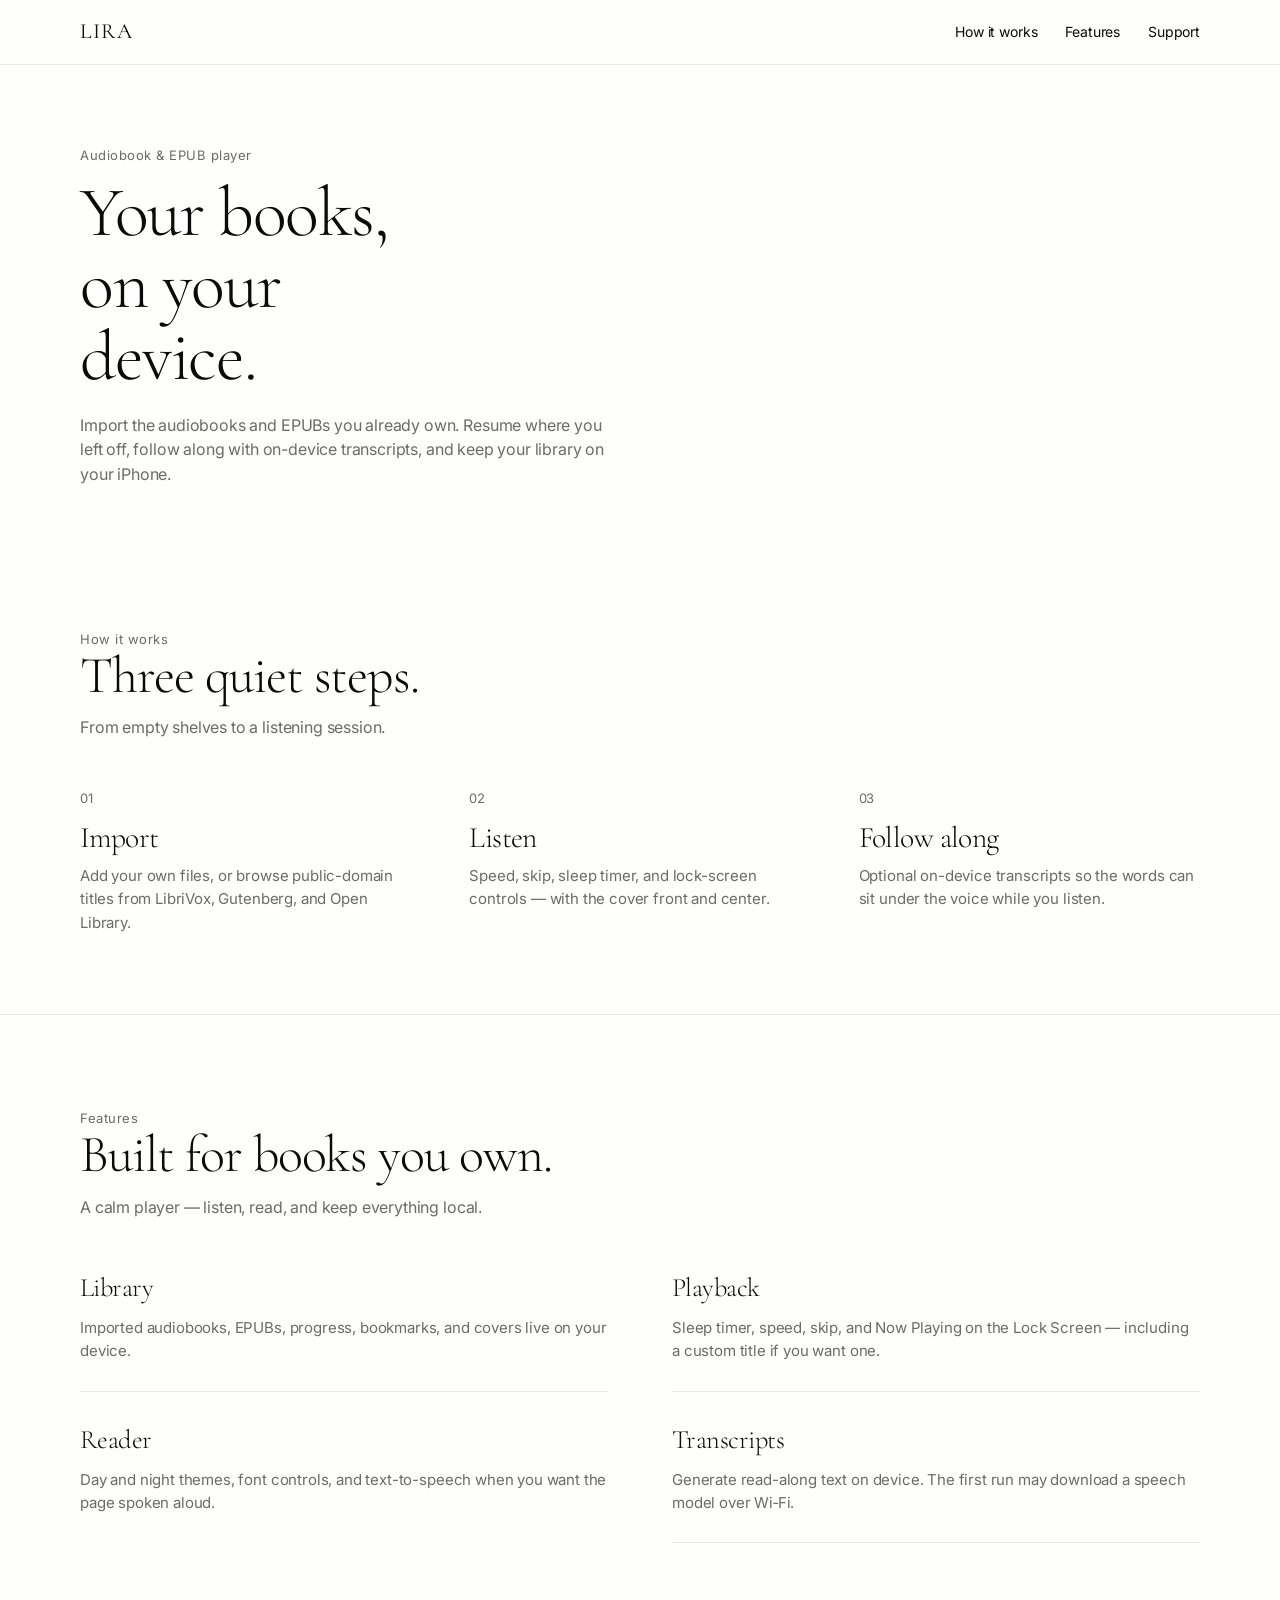
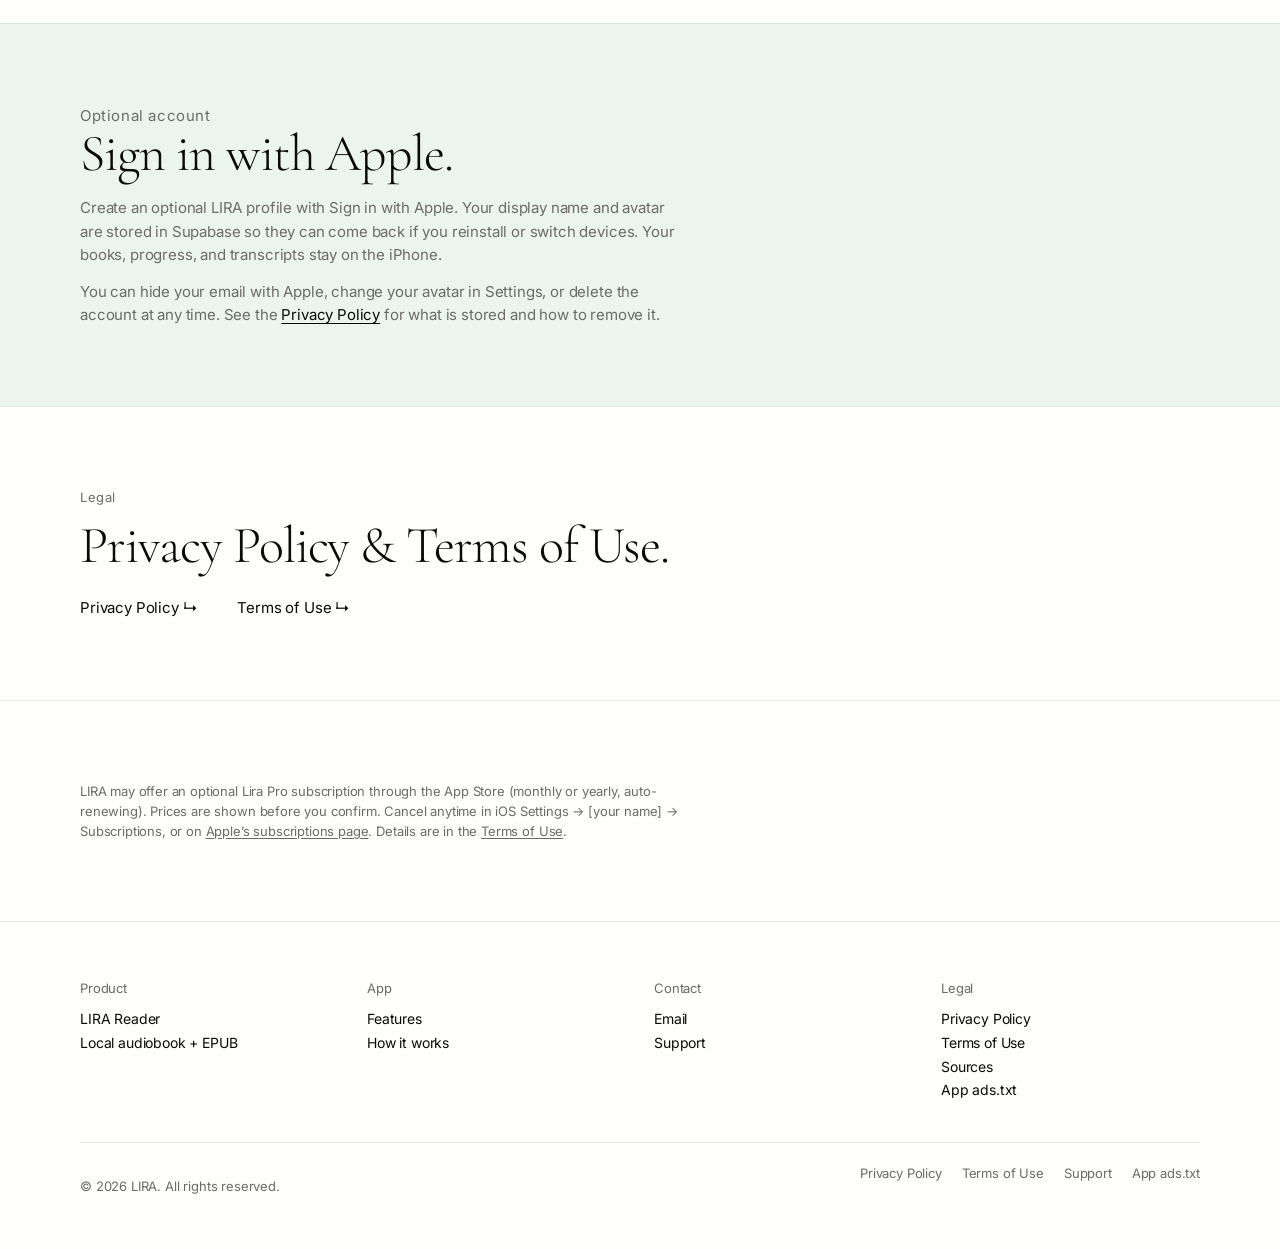
<file: index.html>
<!DOCTYPE html>
<html lang="en">
<head>
  <meta charset="UTF-8">
  <meta name="viewport" content="width=device-width, initial-scale=1">
  <title>LIRA — Audiobook &amp; EPUB Player</title>
  <meta name="description" content="LIRA is a calm audiobook and ebook player for books you already own. Import MP3, M4B, and EPUB files. Listen offline with sleep timer, bookmarks, and on-device transcripts.">
  <link rel="canonical" href="https://zeffou.github.io/lira-web/">
  <meta name="theme-color" content="#fefefc">
  <link rel="preconnect" href="https://fonts.googleapis.com">
  <link rel="preconnect" href="https://fonts.gstatic.com" crossorigin>
  <link href="https://fonts.googleapis.com/css2?family=Cormorant+Garamond:ital,wght@0,300;0,400;1,300&family=Inter:wght@400;500&display=swap" rel="stylesheet">
  <link rel="stylesheet" href="css/site.css">
</head>
<body>
  <a class="skip-link" href="#main">Skip to content</a>

  <header class="site-header">
    <div class="shell site-header__inner">
      <a class="logo" href="index.html">LIRA</a>
      <nav class="site-nav" aria-label="Primary">
        <a href="#how">How it works</a>
        <a href="#features">Features</a>
        <a href="support.html">Support</a>
      </nav>
      <button class="nav-toggle" type="button" aria-expanded="false" aria-controls="mobile-nav" aria-label="Open menu">
        <span></span><span></span><span></span>
      </button>
    </div>
    <nav class="mobile-nav" id="mobile-nav" aria-label="Mobile">
      <a href="#how">How it works</a>
      <a href="#features">Features</a>
      <a href="support.html">Support</a>
    </nav>
  </header>

  <main id="main">
    <section class="hero">
      <div class="shell">
        <p class="eyebrow">Audiobook &amp; EPUB player</p>
        <h1>Your books, on your device.</h1>
        <p class="lede">Import the audiobooks and EPUBs you already own. Resume where you left off, follow along with on-device transcripts, and keep your library on your iPhone.</p>
      </div>
    </section>

    <section class="section" id="how">
      <div class="shell">
        <div class="section__head">
          <p class="eyebrow">How it works</p>
          <h2>Three quiet steps.</h2>
          <p>From empty shelves to a listening session.</p>
        </div>
        <div class="steps">
          <article>
            <span>01</span>
            <h3>Import</h3>
            <p>Add your own files, or browse public-domain titles from LibriVox, Gutenberg, and Open Library.</p>
          </article>
          <article>
            <span>02</span>
            <h3>Listen</h3>
            <p>Speed, skip, sleep timer, and lock-screen controls — with the cover front and center.</p>
          </article>
          <article>
            <span>03</span>
            <h3>Follow along</h3>
            <p>Optional on-device transcripts so the words can sit under the voice while you listen.</p>
          </article>
        </div>
      </div>
    </section>

    <section class="section" id="features">
      <div class="shell">
        <div class="section__head">
          <p class="eyebrow">Features</p>
          <h2>Built for books you own.</h2>
          <p>A calm player — listen, read, and keep everything local.</p>
        </div>
        <div class="feature-list">
          <article>
            <h3>Library</h3>
            <p>Imported audiobooks, EPUBs, progress, bookmarks, and covers live on your device.</p>
          </article>
          <article>
            <h3>Playback</h3>
            <p>Sleep timer, speed, skip, and Now Playing on the Lock Screen — including a custom title if you want one.</p>
          </article>
          <article>
            <h3>Reader</h3>
            <p>Day and night themes, font controls, and text-to-speech when you want the page spoken aloud.</p>
          </article>
          <article>
            <h3>Transcripts</h3>
            <p>Generate read-along text on device. The first run may download a speech model over Wi‑Fi.</p>
          </article>
        </div>
      </div>
    </section>

    <section class="section section--sage" id="account">
      <div class="shell">
        <div class="account-copy">
          <p class="eyebrow">Optional account</p>
          <h2>Sign in with Apple.</h2>
          <p>Create an optional LIRA profile with Sign in with Apple. Your display name and avatar are stored in Supabase so they can come back if you reinstall or switch devices. Your books, progress, and transcripts stay on the iPhone.</p>
          <p>You can hide your email with Apple, change your avatar in Settings, or delete the account at any time. See the <a href="privacy.html">Privacy Policy</a> for what is stored and how to remove it.</p>
        </div>
      </div>
    </section>

    <section class="section">
      <div class="shell">
        <p class="eyebrow">Legal</p>
        <h2 class="display" style="font-size:clamp(2.25rem,5vw,3.25rem);margin-bottom:1.5rem">Privacy Policy &amp; Terms of Use.</h2>
        <div class="legal-links">
          <a href="privacy.html">Privacy Policy</a>
          <a href="terms.html">Terms of Use</a>
        </div>
      </div>
    </section>

    <section class="section" id="pro">
      <div class="shell">
        <p class="note">LIRA may offer an optional Lira Pro subscription through the App Store (monthly or yearly, auto-renewing). Prices are shown before you confirm. Cancel anytime in iOS Settings → [your name] → Subscriptions, or on <a href="https://apps.apple.com/account/subscriptions">Apple’s subscriptions page</a>. Details are in the <a href="terms.html">Terms of Use</a>.</p>
      </div>
    </section>
  </main>

  <footer class="site-footer">
    <div class="shell">
      <div class="colophon-grid">
        <div>
          <h3>Product</h3>
          <p>LIRA Reader<br>Local audiobook + EPUB</p>
        </div>
        <div>
          <h3>App</h3>
          <p><a href="#features">Features</a><br><a href="#how">How it works</a></p>
        </div>
        <div>
          <h3>Contact</h3>
          <p><a href="mailto:tumba.miller@gmail.com">Email</a><br><a href="support.html">Support</a></p>
        </div>
        <div>
          <h3>Legal</h3>
          <p><a href="privacy.html">Privacy Policy</a><br><a href="terms.html">Terms of Use</a><br><a href="sources.html">Sources</a><br><a href="app-ads.txt">App ads.txt</a></p>
        </div>
      </div>
      <div class="site-footer__bottom">
        <p>© <span id="y"></span> LIRA. All rights reserved.</p>
        <div class="footer-links">
          <a href="privacy.html">Privacy Policy</a>
          <a href="terms.html">Terms of Use</a>
          <a href="support.html">Support</a>
          <a href="app-ads.txt">App ads.txt</a>
        </div>
      </div>
    </div>
  </footer>
  <script src="js/site.js"></script>
</body>
</html>
</file>
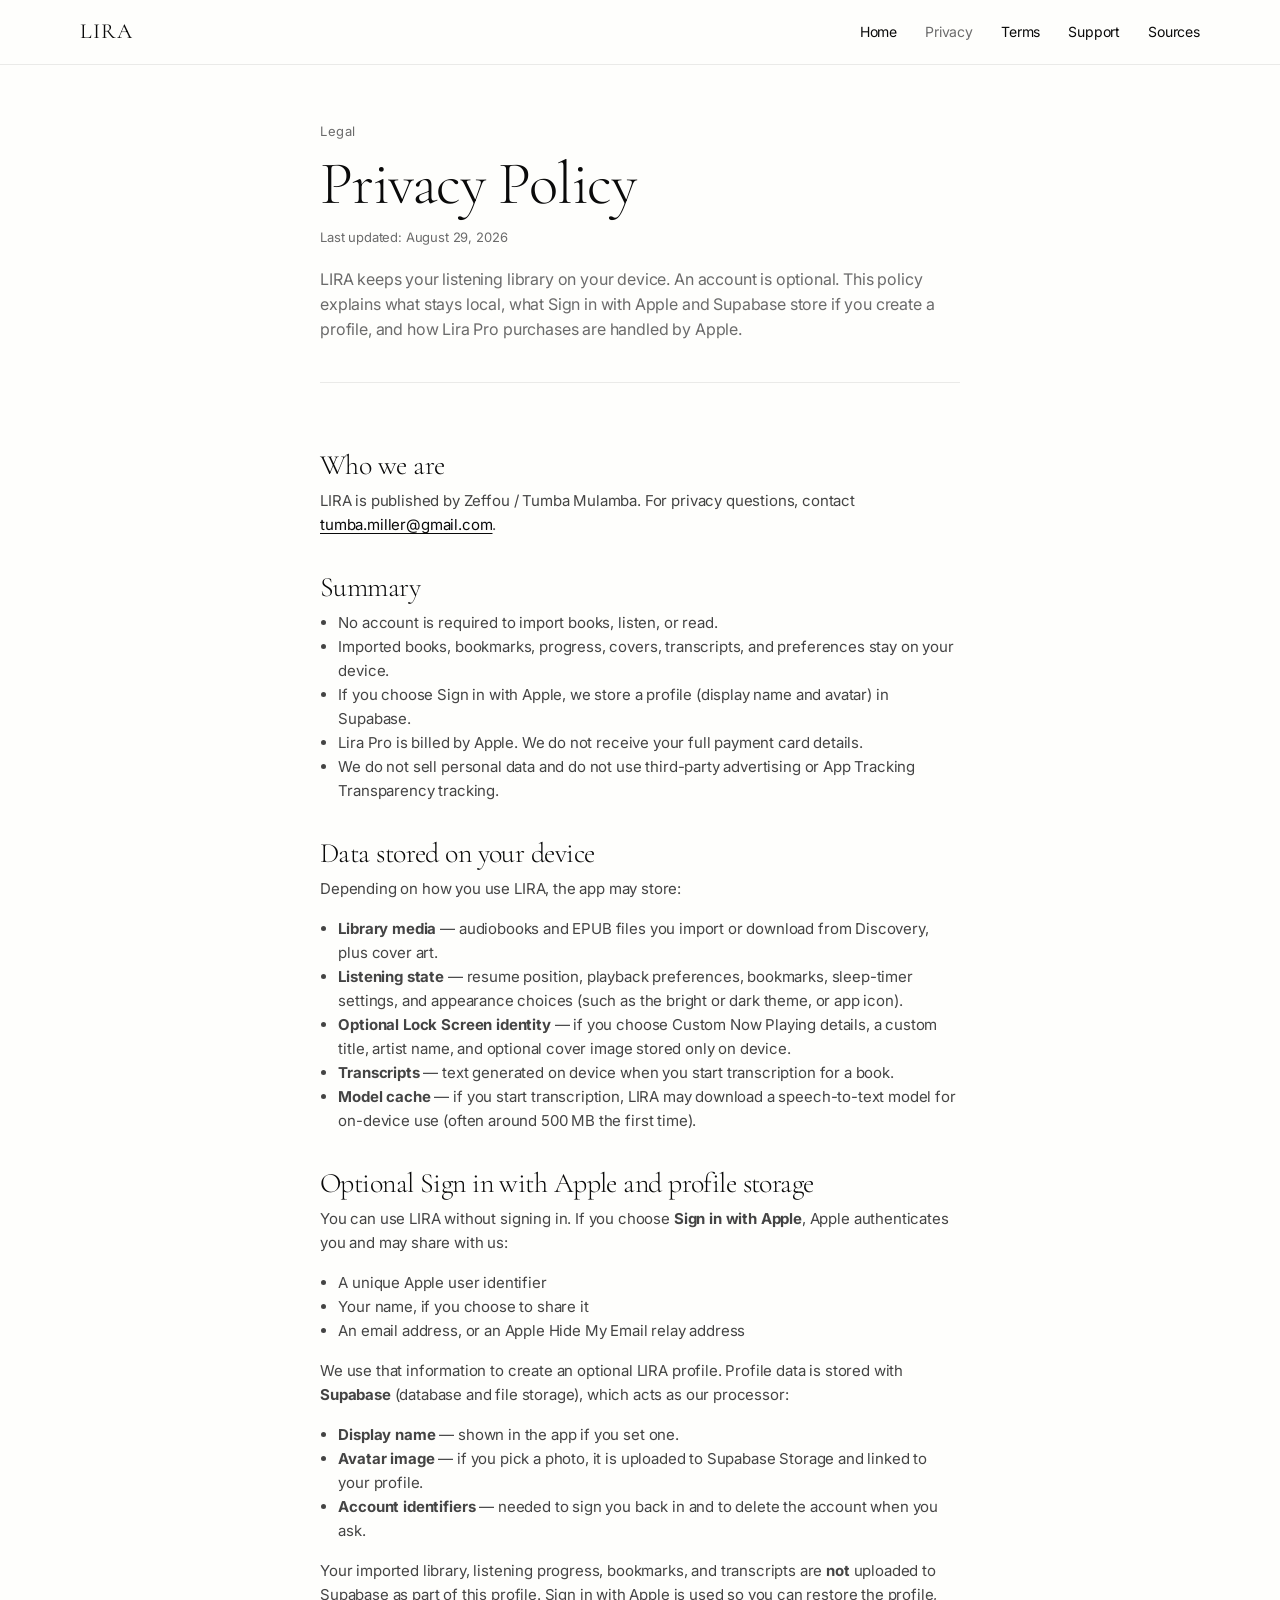
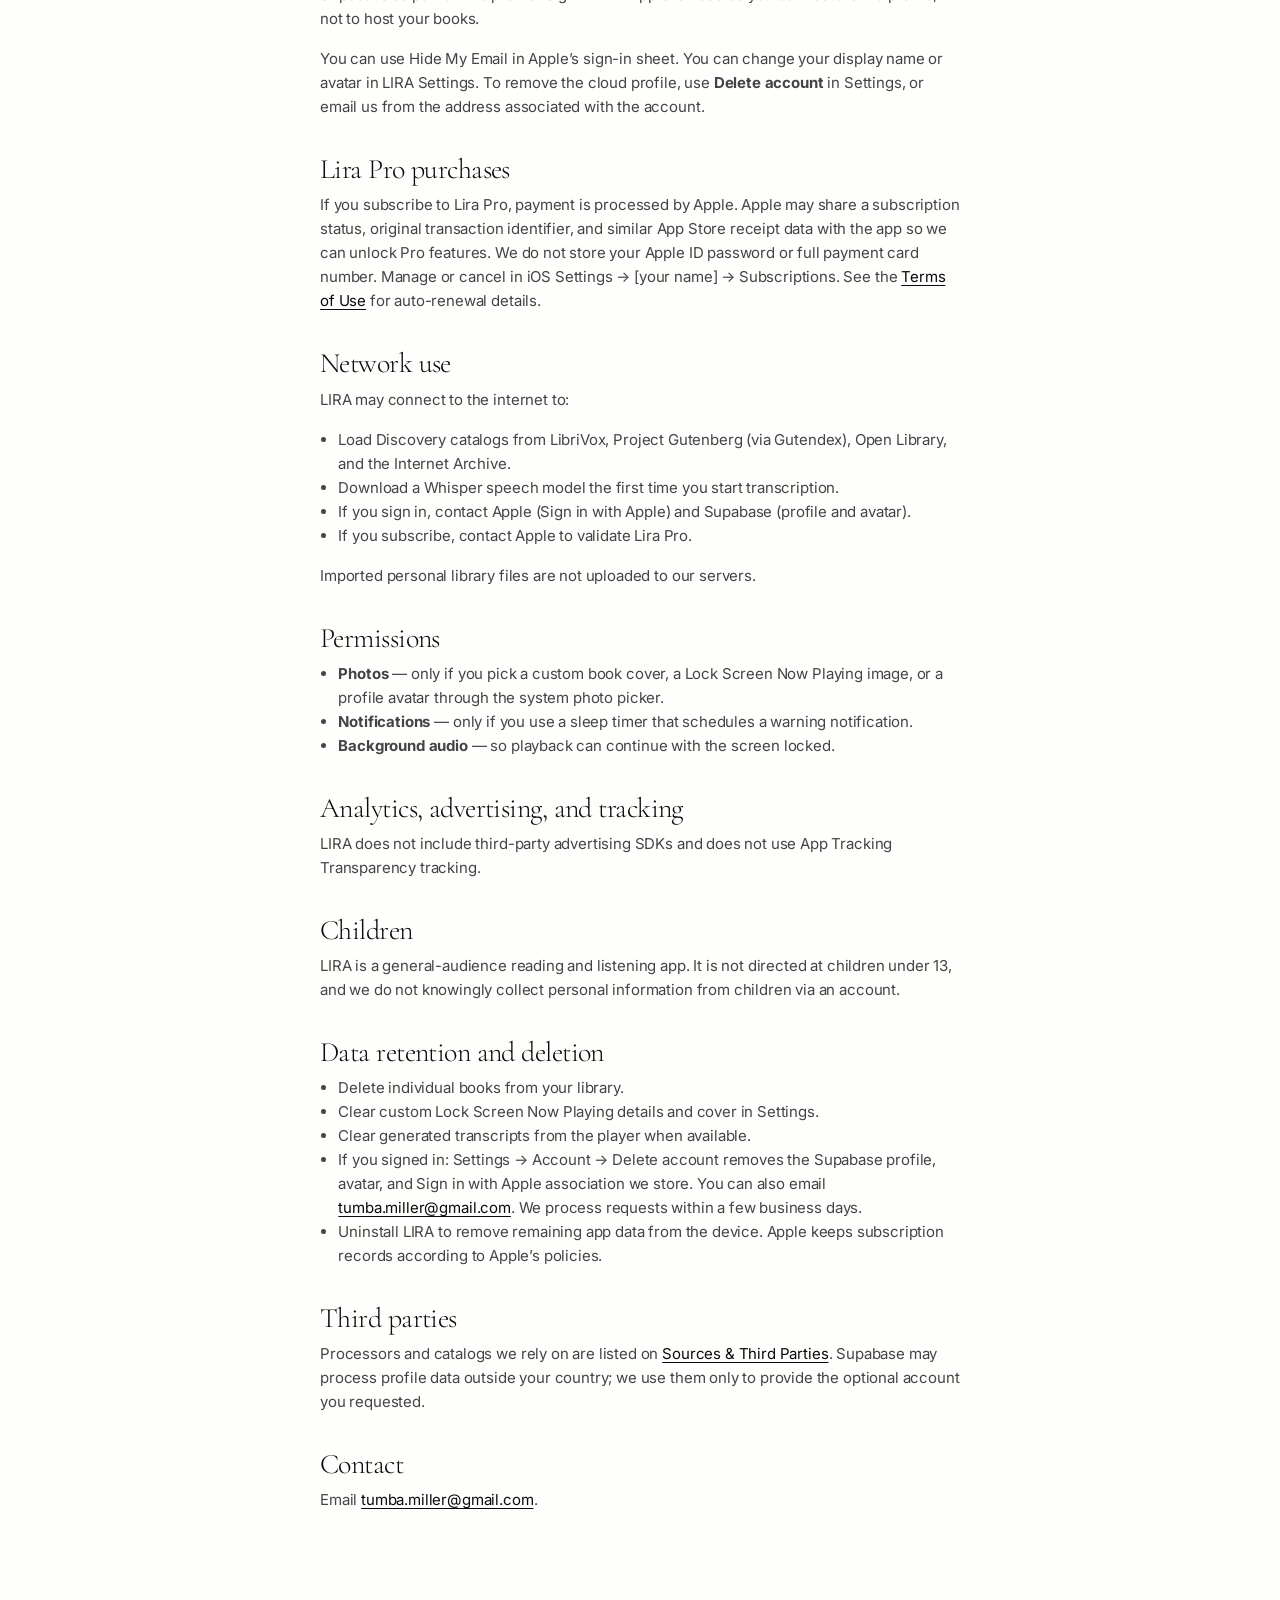
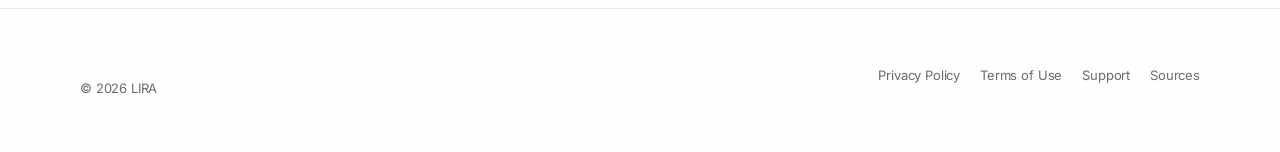
<file: privacy.html>
<!DOCTYPE html>
<html lang="en">
<head>
  <meta charset="UTF-8">
  <meta name="viewport" content="width=device-width, initial-scale=1">
  <title>Privacy Policy | LIRA</title>
  <meta name="description" content="Privacy Policy for LIRA, including on-device library data, optional Sign in with Apple, profile and avatar storage in Supabase, and Lira Pro.">
  <link rel="canonical" href="https://zeffou.github.io/lira-web/privacy.html">
  <meta name="theme-color" content="#fefefc">
  <link rel="preconnect" href="https://fonts.googleapis.com">
  <link rel="preconnect" href="https://fonts.gstatic.com" crossorigin>
  <link href="https://fonts.googleapis.com/css2?family=Cormorant+Garamond:ital,wght@0,300;0,400;1,300&family=Inter:wght@400;500&display=swap" rel="stylesheet">
  <link rel="stylesheet" href="css/site.css">
</head>
<body>
  <a class="skip-link" href="#main">Skip to content</a>
  <header class="site-header">
    <div class="shell site-header__inner">
      <a class="logo" href="index.html">LIRA</a>
      <nav class="site-nav" aria-label="Primary">
        <a href="index.html">Home</a>
        <a href="privacy.html" aria-current="page">Privacy</a>
        <a href="terms.html">Terms</a>
        <a href="support.html">Support</a>
        <a href="sources.html">Sources</a>
      </nav>
      <button class="nav-toggle" type="button" aria-expanded="false" aria-controls="mobile-nav" aria-label="Open menu">
        <span></span><span></span><span></span>
      </button>
    </div>
    <nav class="mobile-nav" id="mobile-nav" aria-label="Mobile">
      <a href="index.html">Home</a>
      <a href="privacy.html" aria-current="page">Privacy Policy</a>
      <a href="terms.html">Terms of Use</a>
      <a href="support.html">Support</a>
      <a href="sources.html">Sources</a>
    </nav>
  </header>

  <main id="main" class="shell page">
    <p class="eyebrow">Legal</p>
    <h1 class="page-title">Privacy Policy</h1>
    <p class="meta">Last updated: August 29, 2026</p>
    <p class="page-lead">LIRA keeps your listening library on your device. An account is optional. This policy explains what stays local, what Sign in with Apple and Supabase store if you create a profile, and how Lira Pro purchases are handled by Apple.</p>

    <article class="prose">
      <h2>Who we are</h2>
      <p>LIRA is published by Zeffou / Tumba Mulamba. For privacy questions, contact <a href="mailto:tumba.miller@gmail.com">tumba.miller@gmail.com</a>.</p>

      <h2>Summary</h2>
      <ul>
        <li>No account is required to import books, listen, or read.</li>
        <li>Imported books, bookmarks, progress, covers, transcripts, and preferences stay on your device.</li>
        <li>If you choose Sign in with Apple, we store a profile (display name and avatar) in Supabase.</li>
        <li>Lira Pro is billed by Apple. We do not receive your full payment card details.</li>
        <li>We do not sell personal data and do not use third-party advertising or App Tracking Transparency tracking.</li>
      </ul>

      <h2>Data stored on your device</h2>
      <p>Depending on how you use LIRA, the app may store:</p>
      <ul>
        <li><strong>Library media</strong> — audiobooks and EPUB files you import or download from Discovery, plus cover art.</li>
        <li><strong>Listening state</strong> — resume position, playback preferences, bookmarks, sleep-timer settings, and appearance choices (such as the bright or dark theme, or app icon).</li>
        <li><strong>Optional Lock Screen identity</strong> — if you choose Custom Now Playing details, a custom title, artist name, and optional cover image stored only on device.</li>
        <li><strong>Transcripts</strong> — text generated on device when you start transcription for a book.</li>
        <li><strong>Model cache</strong> — if you start transcription, LIRA may download a speech-to-text model for on-device use (often around 500&nbsp;MB the first time).</li>
      </ul>

      <h2>Optional Sign in with Apple and profile storage</h2>
      <p>You can use LIRA without signing in. If you choose <strong>Sign in with Apple</strong>, Apple authenticates you and may share with us:</p>
      <ul>
        <li>A unique Apple user identifier</li>
        <li>Your name, if you choose to share it</li>
        <li>An email address, or an Apple Hide My Email relay address</li>
      </ul>
      <p>We use that information to create an optional LIRA profile. Profile data is stored with <strong>Supabase</strong> (database and file storage), which acts as our processor:</p>
      <ul>
        <li><strong>Display name</strong> — shown in the app if you set one.</li>
        <li><strong>Avatar image</strong> — if you pick a photo, it is uploaded to Supabase Storage and linked to your profile.</li>
        <li><strong>Account identifiers</strong> — needed to sign you back in and to delete the account when you ask.</li>
      </ul>
      <p>Your imported library, listening progress, bookmarks, and transcripts are <strong>not</strong> uploaded to Supabase as part of this profile. Sign in with Apple is used so you can restore the profile, not to host your books.</p>
      <p>You can use Hide My Email in Apple’s sign-in sheet. You can change your display name or avatar in LIRA Settings. To remove the cloud profile, use <strong>Delete account</strong> in Settings, or email us from the address associated with the account.</p>

      <h2>Lira Pro purchases</h2>
      <p>If you subscribe to Lira Pro, payment is processed by Apple. Apple may share a subscription status, original transaction identifier, and similar App Store receipt data with the app so we can unlock Pro features. We do not store your Apple ID password or full payment card number. Manage or cancel in iOS Settings → [your name] → Subscriptions. See the <a href="terms.html">Terms of Use</a> for auto-renewal details.</p>

      <h2>Network use</h2>
      <p>LIRA may connect to the internet to:</p>
      <ul>
        <li>Load Discovery catalogs from LibriVox, Project Gutenberg (via Gutendex), Open Library, and the Internet Archive.</li>
        <li>Download a Whisper speech model the first time you start transcription.</li>
        <li>If you sign in, contact Apple (Sign in with Apple) and Supabase (profile and avatar).</li>
        <li>If you subscribe, contact Apple to validate Lira Pro.</li>
      </ul>
      <p>Imported personal library files are not uploaded to our servers.</p>

      <h2>Permissions</h2>
      <ul>
        <li><strong>Photos</strong> — only if you pick a custom book cover, a Lock Screen Now Playing image, or a profile avatar through the system photo picker.</li>
        <li><strong>Notifications</strong> — only if you use a sleep timer that schedules a warning notification.</li>
        <li><strong>Background audio</strong> — so playback can continue with the screen locked.</li>
      </ul>

      <h2>Analytics, advertising, and tracking</h2>
      <p>LIRA does not include third-party advertising SDKs and does not use App Tracking Transparency tracking.</p>

      <h2>Children</h2>
      <p>LIRA is a general-audience reading and listening app. It is not directed at children under 13, and we do not knowingly collect personal information from children via an account.</p>

      <h2>Data retention and deletion</h2>
      <ul>
        <li>Delete individual books from your library.</li>
        <li>Clear custom Lock Screen Now Playing details and cover in Settings.</li>
        <li>Clear generated transcripts from the player when available.</li>
        <li>If you signed in: Settings → Account → Delete account removes the Supabase profile, avatar, and Sign in with Apple association we store. You can also email <a href="mailto:tumba.miller@gmail.com">tumba.miller@gmail.com</a>. We process requests within a few business days.</li>
        <li>Uninstall LIRA to remove remaining app data from the device. Apple keeps subscription records according to Apple’s policies.</li>
      </ul>

      <h2>Third parties</h2>
      <p>Processors and catalogs we rely on are listed on <a href="sources.html">Sources &amp; Third Parties</a>. Supabase may process profile data outside your country; we use them only to provide the optional account you requested.</p>

      <h2>Contact</h2>
      <p>Email <a href="mailto:tumba.miller@gmail.com">tumba.miller@gmail.com</a>.</p>
    </article>
  </main>

  <footer class="site-footer">
    <div class="shell site-footer__bottom" style="border-top:0;padding-top:0">
      <p>© <span id="y"></span> LIRA</p>
      <div class="footer-links">
        <a href="privacy.html">Privacy Policy</a>
        <a href="terms.html">Terms of Use</a>
        <a href="support.html">Support</a>
        <a href="sources.html">Sources</a>
      </div>
    </div>
  </footer>
  <script src="js/site.js"></script>
</body>
</html>
</file>
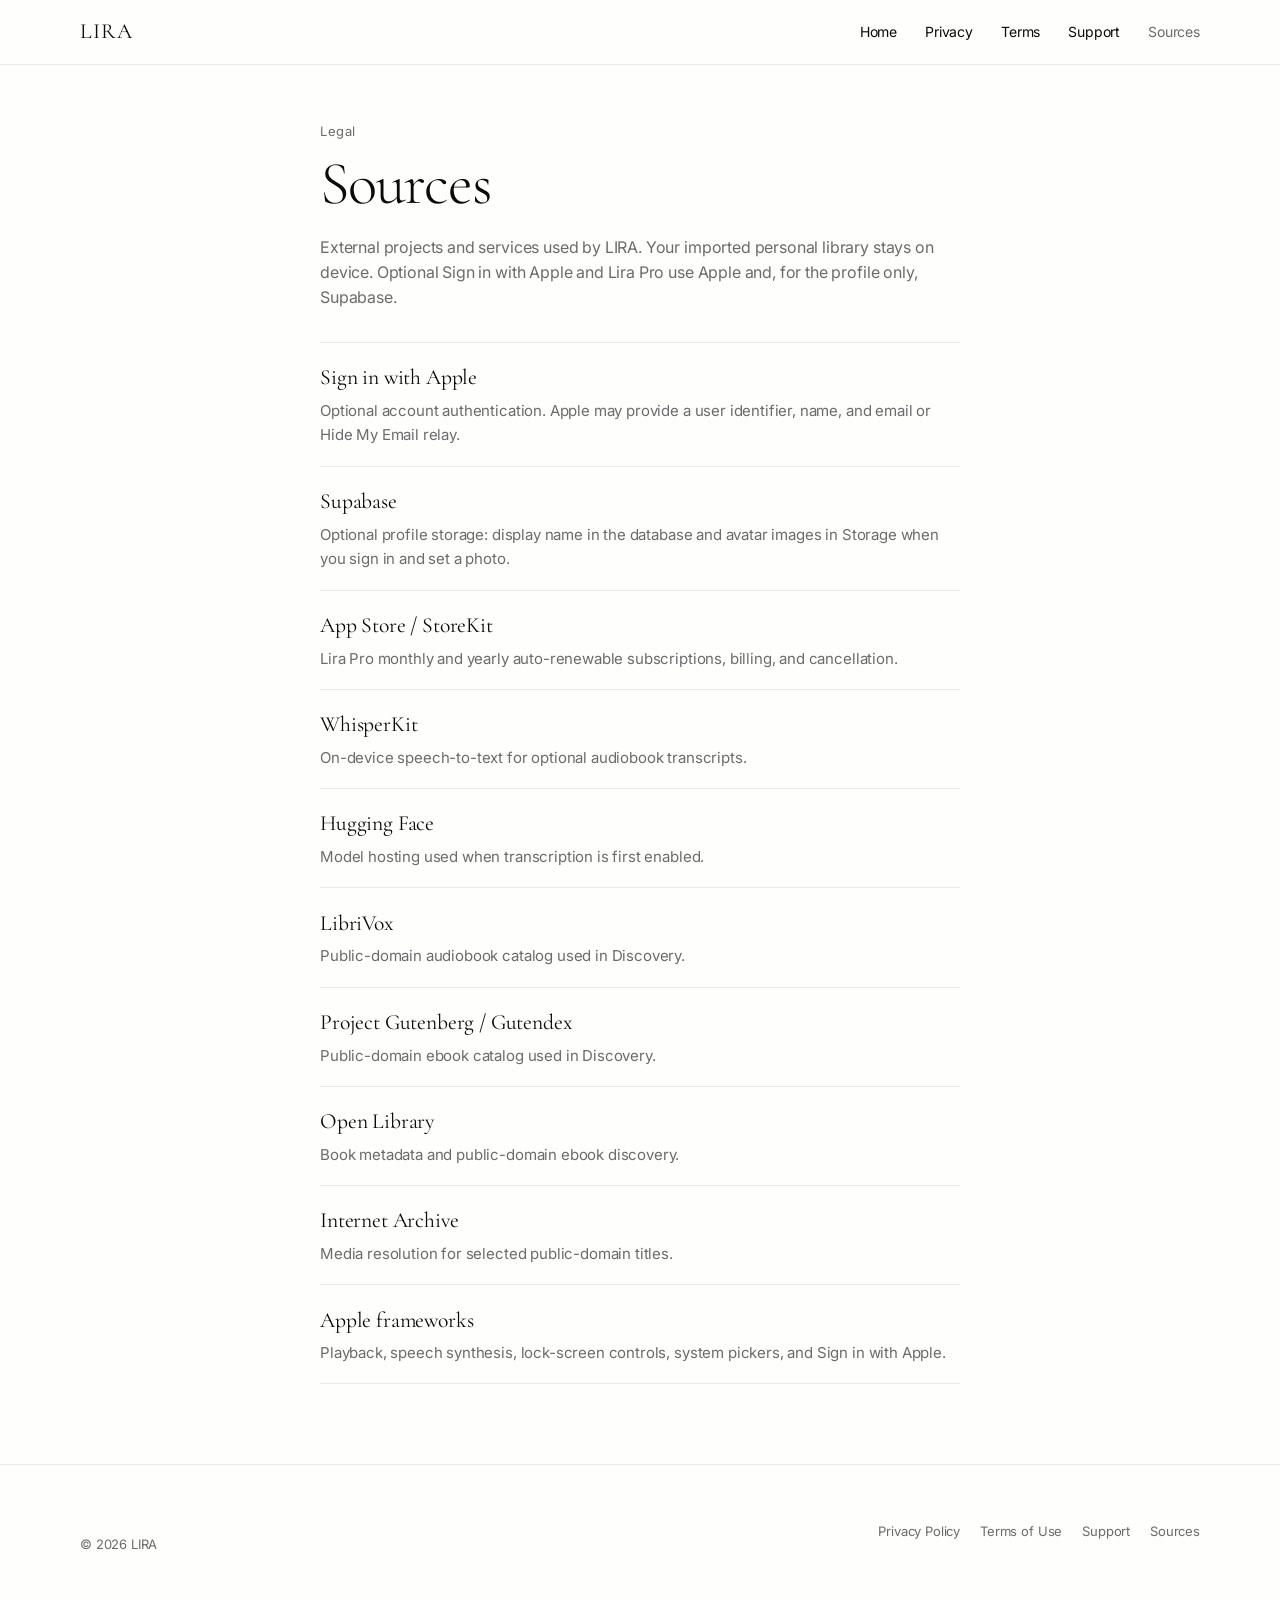
<file: sources.html>
<!DOCTYPE html>
<html lang="en">
<head>
  <meta charset="UTF-8">
  <meta name="viewport" content="width=device-width, initial-scale=1">
  <title>Sources &amp; Third Parties | LIRA</title>
  <meta name="description" content="Third-party services used by LIRA, including Apple, Supabase, WhisperKit, and public-domain catalogs.">
  <link rel="canonical" href="https://zeffou.github.io/lira-web/sources.html">
  <meta name="theme-color" content="#fefefc">
  <link rel="preconnect" href="https://fonts.googleapis.com">
  <link rel="preconnect" href="https://fonts.gstatic.com" crossorigin>
  <link href="https://fonts.googleapis.com/css2?family=Cormorant+Garamond:ital,wght@0,300;0,400;1,300&family=Inter:wght@400;500&display=swap" rel="stylesheet">
  <link rel="stylesheet" href="css/site.css">
</head>
<body>
  <a class="skip-link" href="#main">Skip to content</a>
  <header class="site-header">
    <div class="shell site-header__inner">
      <a class="logo" href="index.html">LIRA</a>
      <nav class="site-nav" aria-label="Primary">
        <a href="index.html">Home</a>
        <a href="privacy.html">Privacy</a>
        <a href="terms.html">Terms</a>
        <a href="support.html">Support</a>
        <a href="sources.html" aria-current="page">Sources</a>
      </nav>
      <button class="nav-toggle" type="button" aria-expanded="false" aria-controls="mobile-nav" aria-label="Open menu">
        <span></span><span></span><span></span>
      </button>
    </div>
    <nav class="mobile-nav" id="mobile-nav" aria-label="Mobile">
      <a href="index.html">Home</a>
      <a href="privacy.html">Privacy Policy</a>
      <a href="terms.html">Terms of Use</a>
      <a href="support.html">Support</a>
      <a href="sources.html" aria-current="page">Sources</a>
    </nav>
  </header>

  <main id="main" class="shell page">
    <p class="eyebrow">Legal</p>
    <h1 class="page-title">Sources</h1>
    <p class="page-lead">External projects and services used by LIRA. Your imported personal library stays on device. Optional Sign in with Apple and Lira Pro use Apple and, for the profile only, Supabase.</p>
    <ul class="source-list">
        <li>
          <strong>Sign in with Apple</strong>
          <span>Optional account authentication. Apple may provide a user identifier, name, and email or Hide My Email relay.</span>
        </li>
        <li>
          <strong>Supabase</strong>
          <span>Optional profile storage: display name in the database and avatar images in Storage when you sign in and set a photo.</span>
        </li>
        <li>
          <strong>App Store / StoreKit</strong>
          <span>Lira Pro monthly and yearly auto-renewable subscriptions, billing, and cancellation.</span>
        </li>
        <li>
          <strong>WhisperKit</strong>
          <span>On-device speech-to-text for optional audiobook transcripts.</span>
        </li>
        <li>
          <strong>Hugging Face</strong>
          <span>Model hosting used when transcription is first enabled.</span>
        </li>
        <li>
          <strong>LibriVox</strong>
          <span>Public-domain audiobook catalog used in Discovery.</span>
        </li>
        <li>
          <strong>Project Gutenberg / Gutendex</strong>
          <span>Public-domain ebook catalog used in Discovery.</span>
        </li>
        <li>
          <strong>Open Library</strong>
          <span>Book metadata and public-domain ebook discovery.</span>
        </li>
        <li>
          <strong>Internet Archive</strong>
          <span>Media resolution for selected public-domain titles.</span>
        </li>
        <li>
          <strong>Apple frameworks</strong>
          <span>Playback, speech synthesis, lock-screen controls, system pickers, and Sign in with Apple.</span>
        </li>
      </ul>
  </main>

  <footer class="site-footer">
    <div class="shell site-footer__bottom" style="border-top:0;padding-top:0">
      <p>© <span id="y"></span> LIRA</p>
      <div class="footer-links">
        <a href="privacy.html">Privacy Policy</a>
        <a href="terms.html">Terms of Use</a>
        <a href="support.html">Support</a>
        <a href="sources.html">Sources</a>
      </div>
    </div>
  </footer>
  <script src="js/site.js"></script>
</body>
</html>
</file>
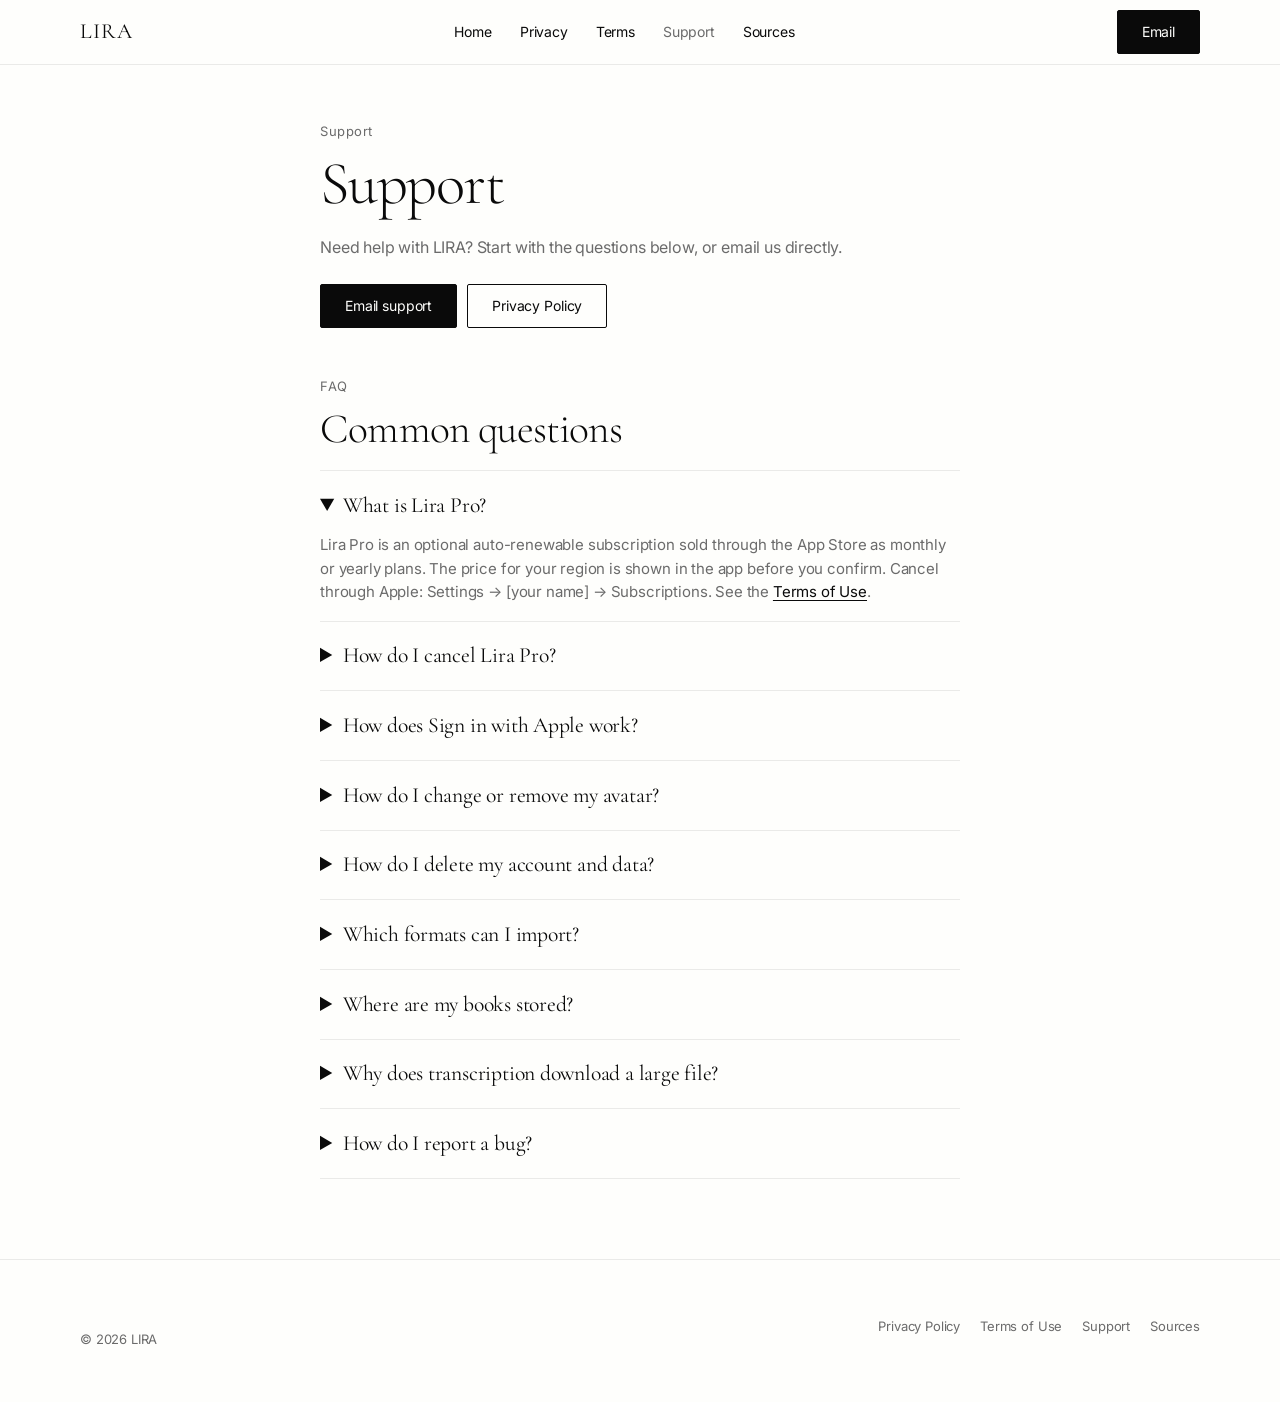
<file: support.html>
<!DOCTYPE html>
<html lang="en">
<head>
  <meta charset="UTF-8">
  <meta name="viewport" content="width=device-width, initial-scale=1">
  <title>Support | LIRA</title>
  <meta name="description" content="Get help with LIRA: Lira Pro subscriptions, canceling through Apple, Sign in with Apple, deleting your account, import, and transcripts.">
  <link rel="canonical" href="https://zeffou.github.io/lira-web/support.html">
  <meta name="theme-color" content="#fefefc">
  <link rel="preconnect" href="https://fonts.googleapis.com">
  <link rel="preconnect" href="https://fonts.gstatic.com" crossorigin>
  <link href="https://fonts.googleapis.com/css2?family=Cormorant+Garamond:ital,wght@0,300;0,400;1,300&family=Inter:wght@400;500&display=swap" rel="stylesheet">
  <link rel="stylesheet" href="css/site.css">
</head>
<body>
  <a class="skip-link" href="#main">Skip to content</a>
  <header class="site-header">
    <div class="shell site-header__inner">
      <a class="logo" href="index.html">LIRA</a>
      <nav class="site-nav" aria-label="Primary">
        <a href="index.html">Home</a>
        <a href="privacy.html">Privacy</a>
        <a href="terms.html">Terms</a>
        <a href="support.html" aria-current="page">Support</a>
        <a href="sources.html">Sources</a>
      </nav>
      <a class="btn header-cta" href="mailto:tumba.miller@gmail.com">Email</a>
      <button class="nav-toggle" type="button" aria-expanded="false" aria-controls="mobile-nav" aria-label="Open menu">
        <span></span><span></span><span></span>
      </button>
    </div>
    <nav class="mobile-nav" id="mobile-nav" aria-label="Mobile">
      <a href="index.html">Home</a>
      <a href="privacy.html">Privacy Policy</a>
      <a href="terms.html">Terms of Use</a>
      <a href="support.html" aria-current="page">Support</a>
      <a href="sources.html">Sources</a>
    </nav>
  </header>

  <main id="main" class="shell page">
    <p class="eyebrow">Support</p>
    <h1 class="page-title">Support</h1>
    <p class="page-lead">Need help with LIRA? Start with the questions below, or email us directly.</p>
    <div class="actions" style="margin-top:1.5rem">
      <a class="btn" href="mailto:tumba.miller@gmail.com">Email support</a>
      <a class="btn btn--ghost" href="privacy.html">Privacy Policy</a>
    </div>

    <section class="faq" style="margin-top:3rem" aria-label="FAQ">
      <p class="eyebrow">FAQ</p>
      <h2 class="page-title" style="font-size:clamp(2rem,4vw,2.6rem);margin-bottom:1.25rem">Common questions</h2>
      <details open>
        <summary>What is Lira Pro?</summary>
        <p>Lira Pro is an optional auto-renewable subscription sold through the App Store as monthly or yearly plans. The price for your region is shown in the app before you confirm. Cancel through Apple: Settings → [your name] → Subscriptions. See the <a href="terms.html">Terms of Use</a>.</p>
      </details>
      <details>
        <summary>How do I cancel Lira Pro?</summary>
        <p>Cancel through Apple: Settings → [your name] → Subscriptions → LIRA. You can also use <a href="https://apps.apple.com/account/subscriptions">Apple’s subscriptions page</a>. Canceling stops the next renewal; you keep Pro until the current period ends. Uninstalling the app does not cancel the subscription.</p>
      </details>
      <details>
        <summary>How does Sign in with Apple work?</summary>
        <p>It is optional. Apple signs you in; LIRA stores a display name and avatar in Supabase so the profile can return after a reinstall. Your books stay on the device. You can hide your email with Apple.</p>
      </details>
      <details>
        <summary>How do I change or remove my avatar?</summary>
        <p>Open Settings in LIRA and edit your profile photo, or remove it. Avatars are stored in Supabase Storage only if you signed in and chose one.</p>
      </details>
      <details>
        <summary>How do I delete my account and data?</summary>
        <p>Delete books from your library, clear custom Lock Screen details if you set any, and clear transcripts when available. If you signed in, use Settings → Account → Delete account to remove the Supabase profile and avatar. You can also email tumba.miller@gmail.com. Uninstall LIRA to remove remaining on-device app data. Cancel Lira Pro separately through Apple if you subscribed.</p>
      </details>
      <details>
        <summary>Which formats can I import?</summary>
        <p>Audiobooks: MP3, M4A, M4B, AAC, WAV, CAF. Ebooks: EPUB. MOBI/AZW/PDF are not supported yet.</p>
      </details>
      <details>
        <summary>Where are my books stored?</summary>
        <p>On your iPhone, inside LIRA’s local library. Sign in with Apple does not upload your books.</p>
      </details>
      <details>
        <summary>Why does transcription download a large file?</summary>
        <p>Optional read-along transcription uses an on-device speech model. The first run may download about 500 MB over Wi‑Fi.</p>
      </details>
      <details>
        <summary>How do I report a bug?</summary>
        <p>Email tumba.miller@gmail.com with your iPhone model, iOS version, and a short description.</p>
      </details>
    </section>
  </main>

  <footer class="site-footer">
    <div class="shell site-footer__bottom" style="border-top:0;padding-top:0">
      <p>© <span id="y"></span> LIRA</p>
      <div class="footer-links">
        <a href="privacy.html">Privacy Policy</a>
        <a href="terms.html">Terms of Use</a>
        <a href="support.html">Support</a>
        <a href="sources.html">Sources</a>
      </div>
    </div>
  </footer>
  <script src="js/site.js"></script>
</body>
</html>
</file>
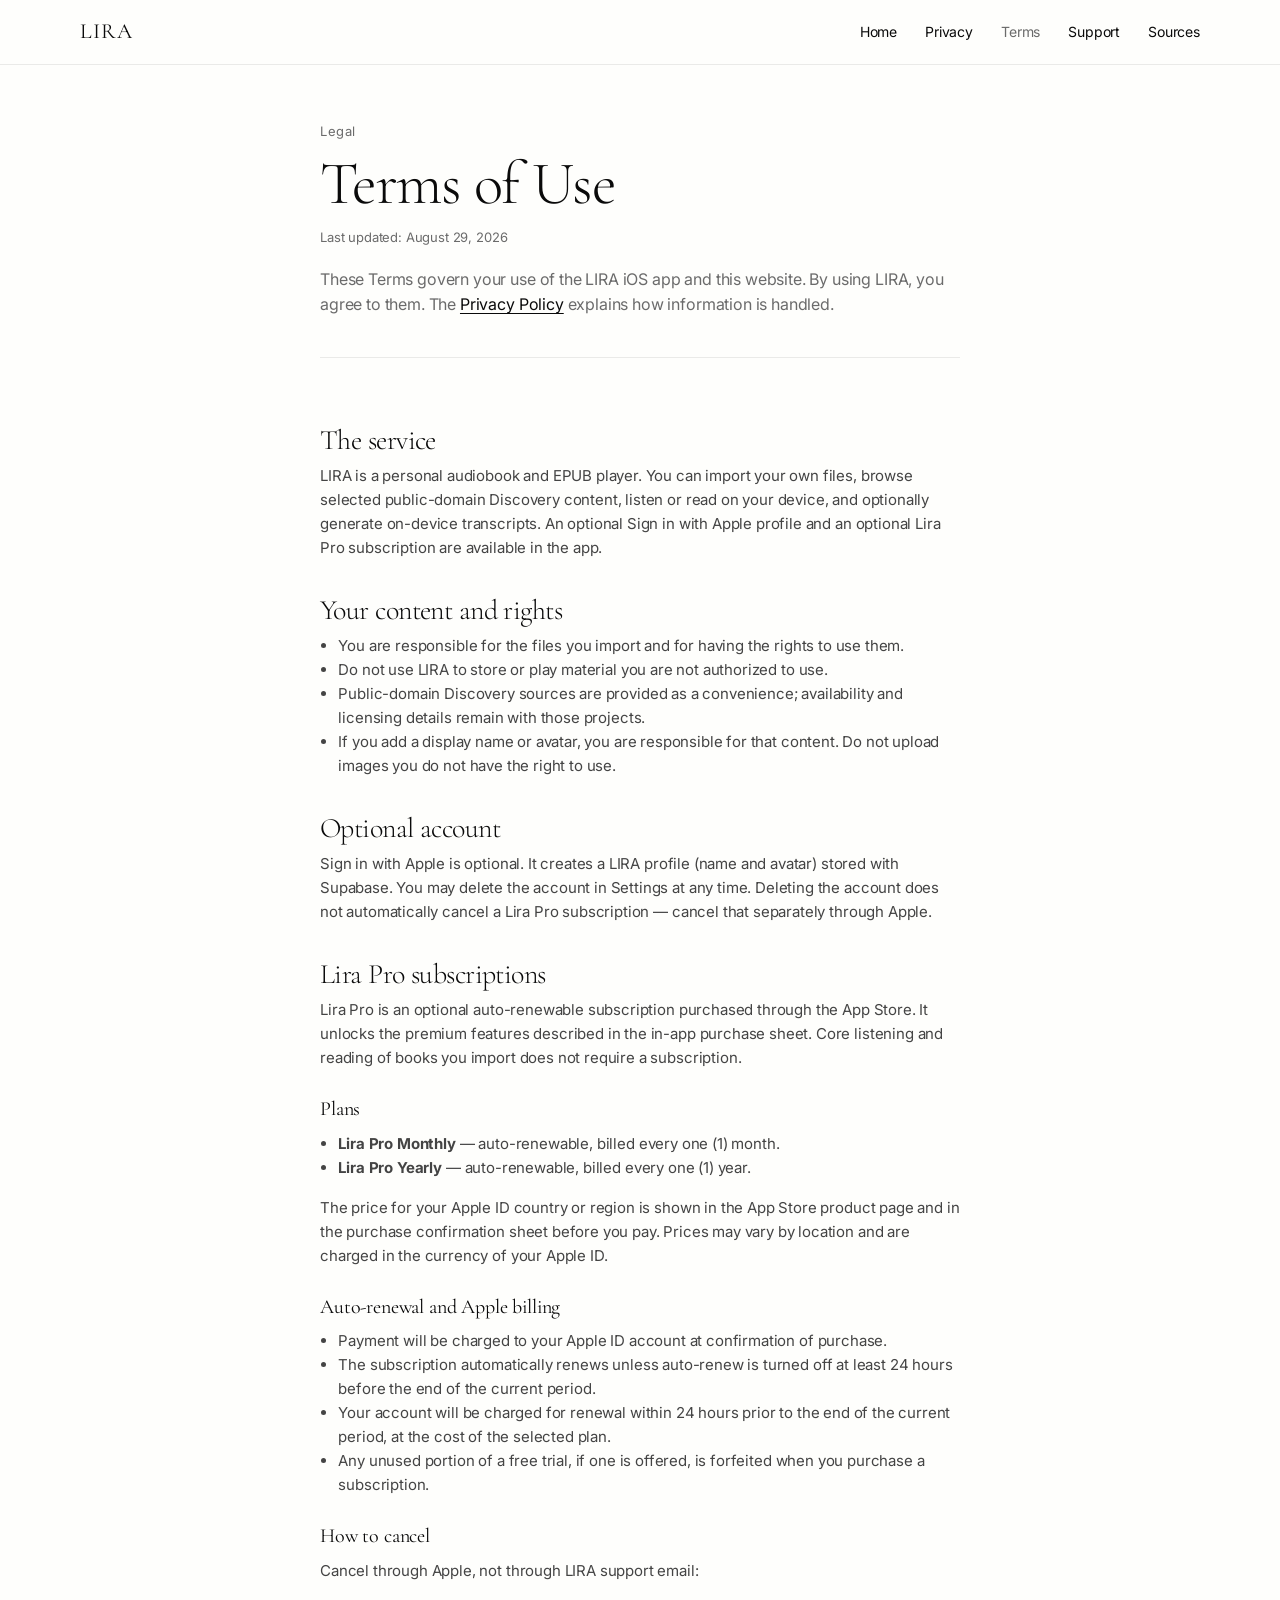
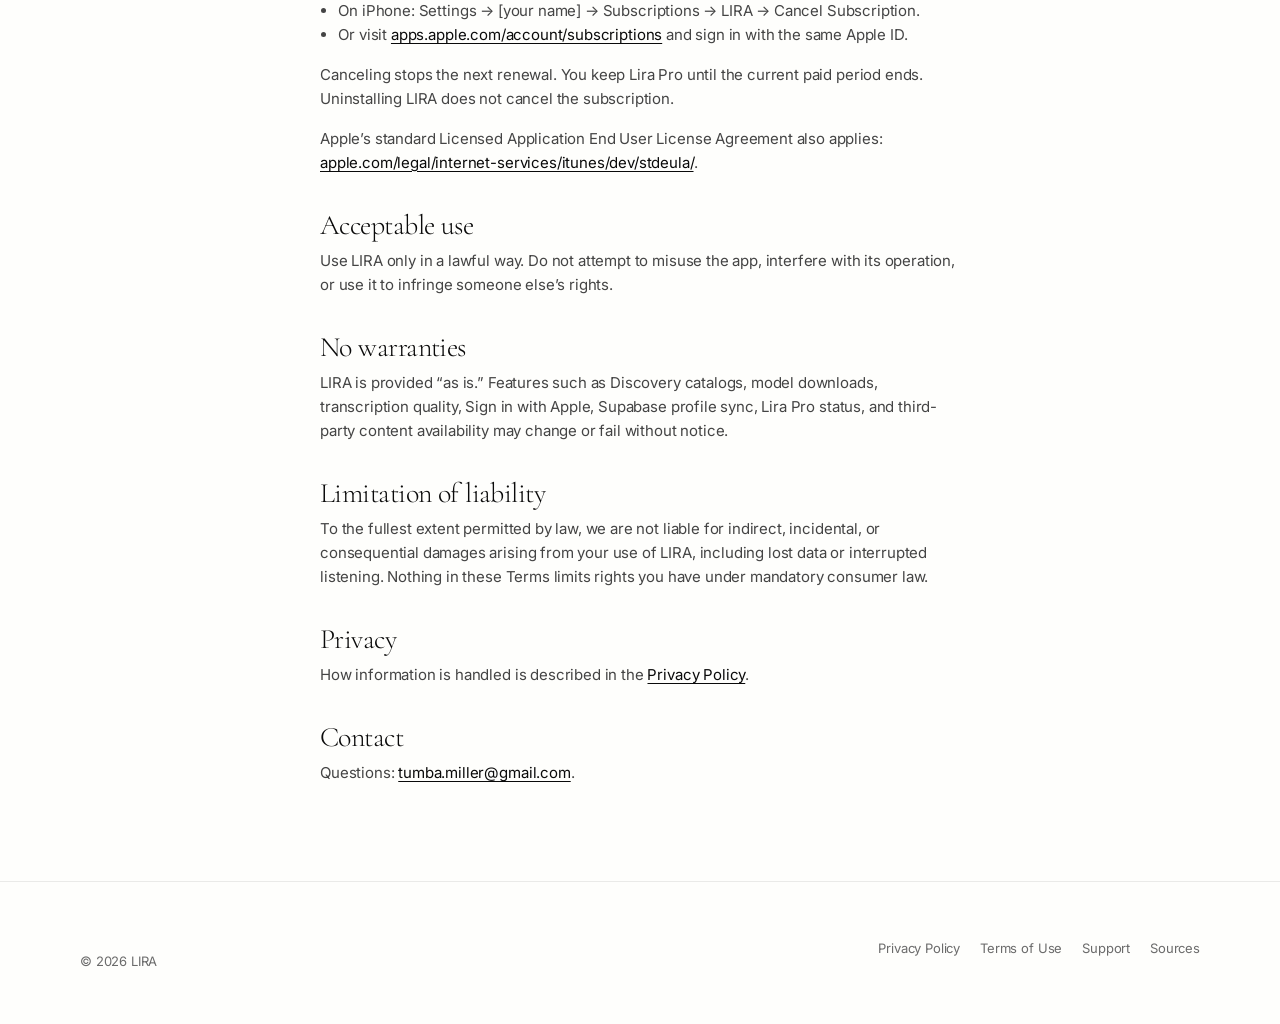
<file: terms.html>
<!DOCTYPE html>
<html lang="en">
<head>
  <meta charset="UTF-8">
  <meta name="viewport" content="width=device-width, initial-scale=1">
  <title>Terms of Use | LIRA</title>
  <meta name="description" content="Terms of Use for LIRA, including Lira Pro monthly and yearly auto-renewable subscriptions and how to cancel through Apple.">
  <link rel="canonical" href="https://zeffou.github.io/lira-web/terms.html">
  <meta name="theme-color" content="#fefefc">
  <link rel="preconnect" href="https://fonts.googleapis.com">
  <link rel="preconnect" href="https://fonts.gstatic.com" crossorigin>
  <link href="https://fonts.googleapis.com/css2?family=Cormorant+Garamond:ital,wght@0,300;0,400;1,300&family=Inter:wght@400;500&display=swap" rel="stylesheet">
  <link rel="stylesheet" href="css/site.css">
</head>
<body>
  <a class="skip-link" href="#main">Skip to content</a>
  <header class="site-header">
    <div class="shell site-header__inner">
      <a class="logo" href="index.html">LIRA</a>
      <nav class="site-nav" aria-label="Primary">
        <a href="index.html">Home</a>
        <a href="privacy.html">Privacy</a>
        <a href="terms.html" aria-current="page">Terms</a>
        <a href="support.html">Support</a>
        <a href="sources.html">Sources</a>
      </nav>
      <button class="nav-toggle" type="button" aria-expanded="false" aria-controls="mobile-nav" aria-label="Open menu">
        <span></span><span></span><span></span>
      </button>
    </div>
    <nav class="mobile-nav" id="mobile-nav" aria-label="Mobile">
      <a href="index.html">Home</a>
      <a href="privacy.html">Privacy Policy</a>
      <a href="terms.html" aria-current="page">Terms of Use</a>
      <a href="support.html">Support</a>
      <a href="sources.html">Sources</a>
    </nav>
  </header>

  <main id="main" class="shell page">
    <p class="eyebrow">Legal</p>
    <h1 class="page-title">Terms of Use</h1>
    <p class="meta">Last updated: August 29, 2026</p>
    <p class="page-lead">These Terms govern your use of the LIRA iOS app and this website. By using LIRA, you agree to them. The <a href="privacy.html">Privacy Policy</a> explains how information is handled.</p>

    <article class="prose">
      <h2>The service</h2>
      <p>LIRA is a personal audiobook and EPUB player. You can import your own files, browse selected public-domain Discovery content, listen or read on your device, and optionally generate on-device transcripts. An optional Sign in with Apple profile and an optional Lira Pro subscription are available in the app.</p>

      <h2>Your content and rights</h2>
      <ul>
        <li>You are responsible for the files you import and for having the rights to use them.</li>
        <li>Do not use LIRA to store or play material you are not authorized to use.</li>
        <li>Public-domain Discovery sources are provided as a convenience; availability and licensing details remain with those projects.</li>
        <li>If you add a display name or avatar, you are responsible for that content. Do not upload images you do not have the right to use.</li>
      </ul>

      <h2>Optional account</h2>
      <p>Sign in with Apple is optional. It creates a LIRA profile (name and avatar) stored with Supabase. You may delete the account in Settings at any time. Deleting the account does not automatically cancel a Lira Pro subscription — cancel that separately through Apple.</p>

      <h2>Lira Pro subscriptions</h2>
      <p>Lira Pro is an optional auto-renewable subscription purchased through the App Store. It unlocks the premium features described in the in-app purchase sheet. Core listening and reading of books you import does not require a subscription.</p>
      <h3>Plans</h3>
      <ul>
        <li><strong>Lira Pro Monthly</strong> — auto-renewable, billed every one (1) month.</li>
        <li><strong>Lira Pro Yearly</strong> — auto-renewable, billed every one (1) year.</li>
      </ul>
      <p>The price for your Apple ID country or region is shown in the App Store product page and in the purchase confirmation sheet before you pay. Prices may vary by location and are charged in the currency of your Apple ID.</p>
      <h3>Auto-renewal and Apple billing</h3>
      <ul>
        <li>Payment will be charged to your Apple ID account at confirmation of purchase.</li>
        <li>The subscription automatically renews unless auto-renew is turned off at least 24 hours before the end of the current period.</li>
        <li>Your account will be charged for renewal within 24 hours prior to the end of the current period, at the cost of the selected plan.</li>
        <li>Any unused portion of a free trial, if one is offered, is forfeited when you purchase a subscription.</li>
      </ul>
      <h3>How to cancel</h3>
      <p>Cancel through Apple, not through LIRA support email:</p>
      <ul>
        <li>On iPhone: Settings → [your name] → Subscriptions → LIRA → Cancel Subscription.</li>
        <li>Or visit <a href="https://apps.apple.com/account/subscriptions">apps.apple.com/account/subscriptions</a> and sign in with the same Apple ID.</li>
      </ul>
      <p>Canceling stops the next renewal. You keep Lira Pro until the current paid period ends. Uninstalling LIRA does not cancel the subscription.</p>
      <p>Apple’s standard Licensed Application End User License Agreement also applies: <a href="https://www.apple.com/legal/internet-services/itunes/dev/stdeula/">apple.com/legal/internet-services/itunes/dev/stdeula/</a>.</p>

      <h2>Acceptable use</h2>
      <p>Use LIRA only in a lawful way. Do not attempt to misuse the app, interfere with its operation, or use it to infringe someone else’s rights.</p>

      <h2>No warranties</h2>
      <p>LIRA is provided “as is.” Features such as Discovery catalogs, model downloads, transcription quality, Sign in with Apple, Supabase profile sync, Lira Pro status, and third-party content availability may change or fail without notice.</p>

      <h2>Limitation of liability</h2>
      <p>To the fullest extent permitted by law, we are not liable for indirect, incidental, or consequential damages arising from your use of LIRA, including lost data or interrupted listening. Nothing in these Terms limits rights you have under mandatory consumer law.</p>

      <h2>Privacy</h2>
      <p>How information is handled is described in the <a href="privacy.html">Privacy Policy</a>.</p>

      <h2>Contact</h2>
      <p>Questions: <a href="mailto:tumba.miller@gmail.com">tumba.miller@gmail.com</a>.</p>
    </article>
  </main>

  <footer class="site-footer">
    <div class="shell site-footer__bottom" style="border-top:0;padding-top:0">
      <p>© <span id="y"></span> LIRA</p>
      <div class="footer-links">
        <a href="privacy.html">Privacy Policy</a>
        <a href="terms.html">Terms of Use</a>
        <a href="support.html">Support</a>
        <a href="sources.html">Sources</a>
      </div>
    </div>
  </footer>
  <script src="js/site.js"></script>
</body>
</html>
</file>
<file: css/site.css>
:root {
  --parchment: #fefefc;
  --graphite: #0a0a0a;
  --smoke: #6b6b6b;
  --iron: #444444;
  --sage: #ebf5ed;
  --slate: #bdd4f0;
  --line: #0a0a0a;
  --max: 1120px;
  --font: "Inter", system-ui, -apple-system, sans-serif;
  --display: "Cormorant Garamond", "Times New Roman", Georgia, serif;
}

*,
*::before,
*::after {
  box-sizing: border-box;
}

html {
  scroll-behavior: smooth;
}

@media (prefers-reduced-motion: reduce) {
  html {
    scroll-behavior: auto;
  }
}

body {
  margin: 0;
  min-height: 100dvh;
  color: var(--graphite);
  font-family: var(--font);
  font-size: 16px;
  line-height: 1.55;
  letter-spacing: -0.01em;
  background: var(--parchment);
}

img {
  max-width: 100%;
  display: block;
}

a {
  color: var(--graphite);
  text-underline-offset: 0.18em;
}

a:hover {
  color: var(--smoke);
}

.skip-link {
  position: absolute;
  left: -9999px;
  top: 0;
  z-index: 100;
  background: var(--graphite);
  color: var(--parchment);
  padding: 0.75rem 1rem;
}

.skip-link:focus {
  left: 1rem;
  top: 1rem;
}

.shell {
  width: min(100% - 2.5rem, var(--max));
  margin-inline: auto;
}

.eyebrow {
  margin: 0 0 0.75rem;
  color: var(--smoke);
  font-size: 13px;
  font-weight: 400;
  letter-spacing: 0.04em;
}

h1,
h2,
.display,
.page-title {
  margin: 0;
  font-family: var(--display);
  font-weight: 300;
  letter-spacing: -0.02em;
  line-height: 1.02;
  color: var(--graphite);
}

/* Header — flat, no pill, no glass */
.site-header {
  position: sticky;
  top: 0;
  z-index: 40;
  background: var(--parchment);
  border-bottom: 1px solid rgba(10, 10, 10, 0.08);
}

.site-header__inner {
  display: flex;
  align-items: center;
  justify-content: space-between;
  gap: 1rem;
  min-height: 64px;
}

.logo {
  color: var(--graphite);
  text-decoration: none;
  font-family: var(--display);
  font-size: 1.35rem;
  font-weight: 400;
  letter-spacing: 0.04em;
}

.logo:hover {
  color: var(--graphite);
}

.site-nav {
  display: none;
  gap: 1.75rem;
}

.site-nav a {
  color: var(--graphite);
  text-decoration: none;
  font-size: 14px;
}

.site-nav a:hover,
.site-nav a[aria-current="page"] {
  color: var(--smoke);
}

.header-cta {
  display: none;
}

.nav-toggle {
  width: 44px;
  height: 44px;
  border: 0;
  background: transparent;
  cursor: pointer;
}

.nav-toggle span {
  display: block;
  width: 16px;
  height: 1px;
  margin: 5px auto;
  background: var(--graphite);
}

.mobile-nav {
  display: none;
  flex-direction: column;
  padding: 0 1.25rem 1.5rem;
  border-top: 1px solid rgba(10, 10, 10, 0.08);
}

.mobile-nav.is-open {
  display: flex;
}

.mobile-nav a {
  padding: 0.85rem 0;
  color: var(--graphite);
  text-decoration: none;
  border-bottom: 1px solid rgba(10, 10, 10, 0.08);
  font-size: 15px;
}

@media (min-width: 880px) {
  .site-nav,
  .header-cta {
    display: flex;
  }

  .nav-toggle,
  .mobile-nav {
    display: none !important;
  }
}

/* Buttons — 2px radius, black fill */
.btn {
  display: inline-flex;
  align-items: center;
  justify-content: center;
  padding: 10px 24px;
  border: 1px solid var(--graphite);
  border-radius: 2px;
  color: var(--parchment);
  background: var(--graphite);
  font-family: var(--font);
  font-size: 14px;
  font-weight: 400;
  letter-spacing: -0.01em;
  text-decoration: none;
}

.btn:hover {
  color: var(--parchment);
  opacity: 0.82;
}

.btn--ghost {
  background: transparent;
  color: var(--graphite);
}

.btn--ghost:hover {
  color: var(--graphite);
  opacity: 0.7;
}

.actions {
  display: flex;
  flex-wrap: wrap;
  gap: 10px;
}

/* Hero */
.hero {
  padding: 4.5rem 0 2rem;
}

.hero h1 {
  font-size: clamp(2.75rem, 8vw, 5.25rem);
  max-width: 11ch;
}

.hero .lede {
  margin: 1.25rem 0 0;
  max-width: 34rem;
  color: var(--smoke);
  font-size: 16px;
  line-height: 1.55;
}

@media (min-width: 860px) {
  .hero {
    padding: 5rem 0 3rem;
  }

  .hero h1 {
    font-size: clamp(3rem, 5.5vw, 5.25rem);
  }
}

/* Sections */
.section {
  padding: 5rem 0;
}

.section + .section {
  border-top: 1px solid rgba(10, 10, 10, 0.08);
}

.section__head {
  max-width: 36rem;
  margin-bottom: 3rem;
}

.section__head h2 {
  font-size: clamp(2.25rem, 5vw, 3.25rem);
}

.section__head p {
  margin: 0.85rem 0 0;
  color: var(--smoke);
}

.section--sage {
  background: var(--sage);
  border-top: 0;
}

.steps {
  display: grid;
  gap: 2.5rem 3rem;
}

@media (min-width: 800px) {
  .steps {
    grid-template-columns: repeat(3, 1fr);
  }
}

.steps span {
  display: block;
  margin-bottom: 0.85rem;
  color: var(--smoke);
  font-size: 13px;
}

.steps h3 {
  margin: 0 0 0.6rem;
  font-family: var(--display);
  font-size: 1.85rem;
  font-weight: 300;
  letter-spacing: -0.02em;
  line-height: 1.1;
}

.steps p,
.feature-list p,
.account-copy p {
  margin: 0;
  color: var(--smoke);
  font-size: 15px;
  line-height: 1.55;
}

.feature-list {
  display: grid;
  gap: 0;
}

.feature-list article {
  padding: 1.75rem 0;
  border-top: 1px solid rgba(10, 10, 10, 0.08);
}

.feature-list article:last-child {
  border-bottom: 1px solid rgba(10, 10, 10, 0.08);
}

@media (min-width: 800px) {
  .feature-list {
    grid-template-columns: 1fr 1fr;
    column-gap: 4rem;
  }

  .feature-list article:nth-child(1),
  .feature-list article:nth-child(2) {
    padding-top: 0;
    border-top: 0;
  }
}

.feature-list h3 {
  margin: 0 0 0.45rem;
  font-family: var(--display);
  font-size: 1.65rem;
  font-weight: 300;
  letter-spacing: -0.02em;
}

.account-copy {
  max-width: 38rem;
}

.account-copy h2 {
  font-size: clamp(2.25rem, 5vw, 3.25rem);
  margin-bottom: 1rem;
}

.account-copy p + p {
  margin-top: 0.85rem;
}

.legal-links {
  display: flex;
  flex-wrap: wrap;
  gap: 1.5rem 2.5rem;
}

.legal-links a {
  text-decoration: none;
  font-size: 15px;
}

.legal-links a::after {
  content: " ↳";
}

.note {
  margin: 0;
  max-width: 40rem;
  color: var(--smoke);
  font-size: 13px;
  line-height: 1.55;
}

.note a {
  color: var(--smoke);
}

/* Legal pages */
.page {
  padding: 3.5rem 0 5rem;
  max-width: 40rem;
}

.page-title {
  font-size: clamp(2.6rem, 6vw, 3.8rem);
}

.meta,
.page-lead {
  color: var(--smoke);
}

.meta {
  margin: 0.75rem 0 0;
  font-size: 13px;
}

.page-lead {
  margin: 1.25rem 0 0;
}

.prose {
  margin-top: 2.5rem;
  padding-top: 2rem;
  border-top: 1px solid rgba(10, 10, 10, 0.08);
}

.prose h2 {
  margin: 2.25rem 0 0.6rem;
  font-size: 1.75rem;
}

.prose h3 {
  margin: 1.5rem 0 0.4rem;
  font-family: var(--display);
  font-size: 1.25rem;
  font-weight: 400;
}

.prose p,
.prose ul {
  margin: 0 0 1rem;
  color: var(--iron);
  font-size: 15px;
  line-height: 1.6;
}

.prose ul {
  padding-left: 1.15rem;
}

.faq details {
  border-top: 1px solid rgba(10, 10, 10, 0.08);
  padding: 1.1rem 0;
}

.faq details:last-child {
  border-bottom: 1px solid rgba(10, 10, 10, 0.08);
}

.faq summary {
  cursor: pointer;
  font-family: var(--display);
  font-size: 1.35rem;
  font-weight: 400;
  letter-spacing: -0.01em;
}

.faq details p {
  margin: 0.7rem 0 0;
  color: var(--smoke);
  font-size: 15px;
}

.source-list {
  list-style: none;
  margin: 2rem 0 0;
  padding: 0;
}

.source-list li {
  padding: 1.15rem 0;
  border-top: 1px solid rgba(10, 10, 10, 0.08);
}

.source-list li:last-child {
  border-bottom: 1px solid rgba(10, 10, 10, 0.08);
}

.source-list strong {
  display: block;
  margin-bottom: 0.2rem;
  font-family: var(--display);
  font-size: 1.35rem;
  font-weight: 400;
}

.source-list span {
  color: var(--smoke);
  font-size: 15px;
}

/* Footer */
.site-footer {
  padding: 3.5rem 0 2.5rem;
  border-top: 1px solid rgba(10, 10, 10, 0.08);
}

.colophon-grid {
  display: grid;
  gap: 1.75rem;
  margin-bottom: 2.5rem;
}

@media (min-width: 800px) {
  .colophon-grid {
    grid-template-columns: repeat(4, 1fr);
  }
}

.colophon-grid h3 {
  margin: 0 0 0.55rem;
  color: var(--smoke);
  font-size: 13px;
  font-weight: 400;
}

.colophon-grid p,
.colophon-grid a {
  margin: 0;
  color: var(--graphite);
  font-size: 14px;
  text-decoration: none;
  line-height: 1.7;
}

.colophon-grid a:hover {
  color: var(--smoke);
}

.site-footer__bottom {
  display: flex;
  flex-wrap: wrap;
  gap: 0.75rem 1.25rem;
  justify-content: space-between;
  padding-top: 1.25rem;
  border-top: 1px solid rgba(10, 10, 10, 0.08);
  color: var(--smoke);
  font-size: 13px;
}

.site-footer__bottom a {
  color: var(--smoke);
  text-decoration: none;
}

.footer-links {
  display: flex;
  flex-wrap: wrap;
  gap: 0.75rem 1.25rem;
}
</file>
